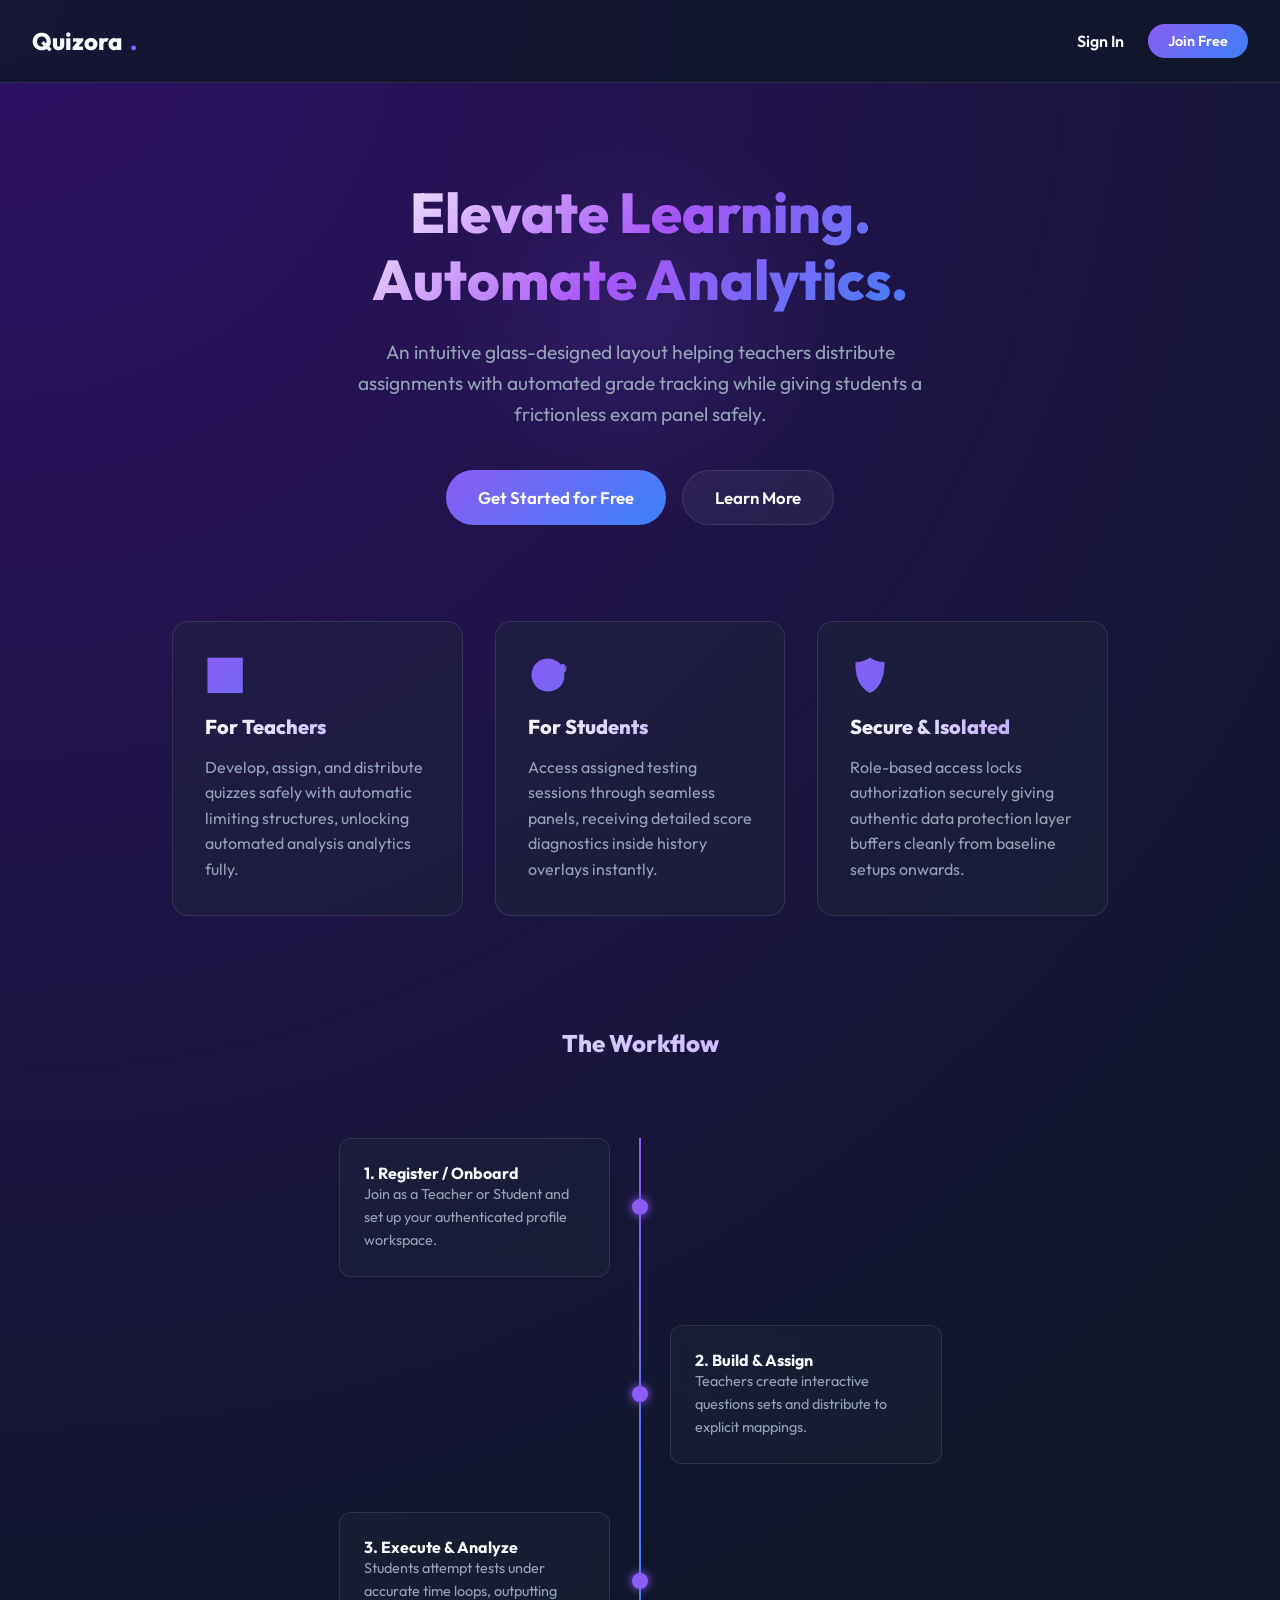
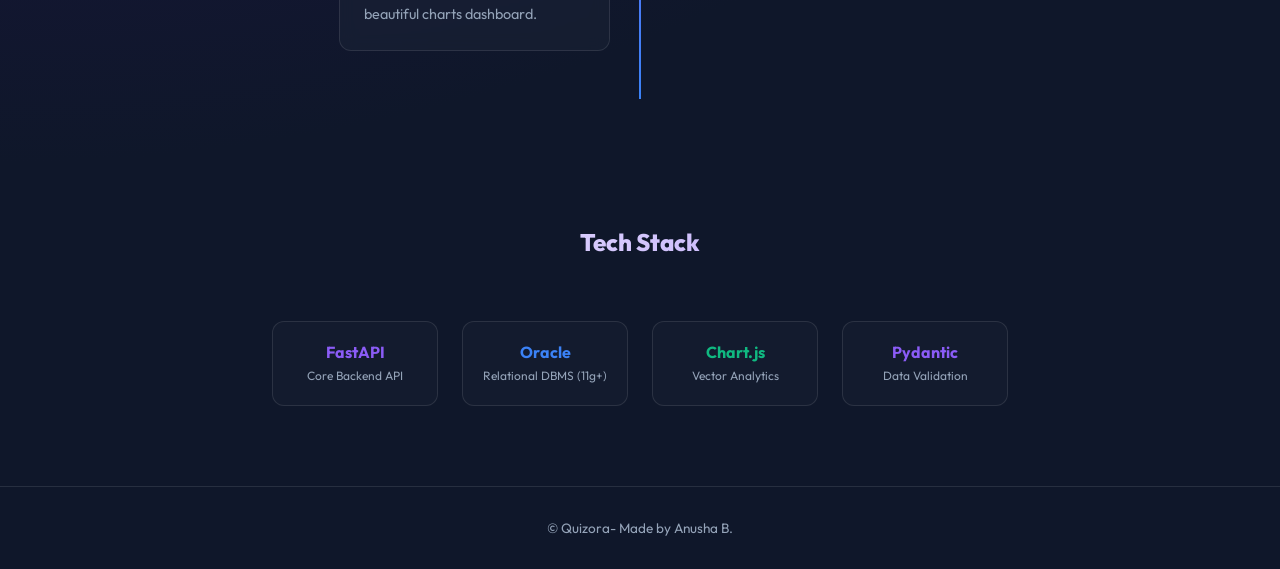
<file: frontend/index.html>
<!DOCTYPE html>
<html lang="en">

<head>
    <meta charset="UTF-8">
    <meta name="viewport" content="width=device-width, initial-scale=1.0">
    <title>Quizora - Premium Online Quiz Platform</title>
    <link rel="stylesheet" href="/static/css/style.css">
    <style>
        /* Special Landing Page Upgrades */
        .hero {
            text-align: center;
            max-width: 800px;
            margin: 6rem auto 3rem auto;
            padding: 0 1.5rem;
            position: relative;
            animation: fadeIn 0.8s ease-out;
        }

        .hero h1 {
            font-size: 3.5rem;
            line-height: 1.2;
            margin-bottom: 1.5rem;
            background: linear-gradient(135deg, #ffffff 0%, #a855f7 50%, #3b82f6 100%);
            -webkit-background-clip: text;
            -webkit-text-fill-color: transparent;
            font-weight: 800;
        }

        .hero p {
            font-size: 1.2rem;
            color: var(--text-muted);
            max-width: 600px;
            margin: 0 auto 2.5rem auto;
            line-height: 1.6;
        }

        .cta-group {
            display: flex;
            gap: 1rem;
            justify-content: center;
            flex-wrap: wrap;
        }

        .cta-group button {
            width: auto;
            padding: 1rem 2rem;
            font-size: 1.05rem;
            font-weight: 600;
            border-radius: 30px;
        }

        .floating-glowing-backdrop {
            position: absolute;
            width: 400px;
            height: 400px;
            background: radial-gradient(circle, rgba(139, 92, 246, 0.12) 0%, rgba(30, 41, 59, 0) 70%);
            top: 40%;
            left: 50%;
            transform: translate(-50%, -50%);
            z-index: -1;
            border-radius: 50%;
        }

        .features-grid-custom {
            display: grid;
            grid-template-columns: repeat(auto-fit, minmax(280px, 1fr));
            gap: 2rem;
            padding: 3rem 2rem;
            max-width: 1000px;
            margin: 0 auto;
        }

        .feature-card {
            background: rgba(30, 41, 59, 0.4);
            border: 1px solid var(--glass-border);
            border-radius: 16px;
            padding: 2rem;
            text-align: left;
            transition: all 0.3s ease;
            display: flex;
            flex-direction: column;
            gap: 0.75rem;
        }

        .feature-card:hover {
            transform: translateY(-8px);
            border-color: rgba(139, 92, 246, 0.3);
            background: rgba(30, 41, 59, 0.6);
            box-shadow: 0 15px 30px rgba(0, 0, 0, 0.5);
        }

        .feature-icon {
            font-size: 2rem;
            background: linear-gradient(135deg, var(--primary), var(--secondary));
            -webkit-background-clip: text;
            -webkit-text-fill-color: transparent;
            margin-bottom: 0.5rem;
        }

        .feature-card h3 {
            margin-bottom: 0.25rem;
            font-size: 1.25rem;
            color: white;
        }

        /* Timeline Styles */
        .timeline-container {
            max-width: 800px;
            margin: 4rem auto;
            padding: 0 2rem;
            position: relative;
        }

        .timeline-container::before {
            content: '';
            position: absolute;
            left: 50%;
            width: 2px;
            height: 100%;
            background: linear-gradient(180deg, var(--primary), var(--secondary));
            transform: translateX(-50%);
            z-index: 0;
        }

        .timeline-item {
            display: flex;
            justify-content: space-between;
            align-items: center;
            width: 100%;
            margin-bottom: 3rem;
            position: relative;
        }

        .timeline-item:nth-child(even) {
            flex-direction: row-reverse;
        }

        .timeline-content {
            width: 45%;
            background: rgba(30, 41, 59, 0.4);
            border: 1px solid var(--glass-border);
            padding: 1.5rem;
            border-radius: 12px;
            backdrop-filter: blur(8px);
        }

        .timeline-dot {
            width: 16px;
            height: 16px;
            background: var(--primary);
            border-radius: 50%;
            position: absolute;
            left: 50%;
            transform: translateX(-50%);
            box-shadow: 0 0 10px var(--primary);
            z-index: 1;
        }

        /* Tech Stack Styles */
        .tech-grid {
            display: grid;
            grid-template-columns: repeat(auto-fit, minmax(130px, 1fr));
            gap: 1.5rem;
            max-width: 800px;
            margin: 3rem auto 5rem;
            padding: 0 2rem;
        }

        .tech-item {
            background: rgba(255, 255, 255, 0.02);
            border: 1px solid var(--glass-border);
            border-radius: 12px;
            padding: 1.25rem;
            text-align: center;
            transition: transform 0.2s;
        }

        .tech-item:hover {
            transform: scale(1.05);
        }

        .tech-item img {
            width: 40px;
            height: 40px;
            margin-bottom: 0.5rem;
            object-fit: contain;
        }

        @keyframes fadeIn {
            from {
                opacity: 0;
                transform: translateY(20px);
            }

            to {
                opacity: 1;
                transform: translateY(0);
            }
        }
    </style>
</head>

<body>
    <nav>
        <div class="logo">Quizora<span>.</span></div>
        <div class="nav-links" style="align-items: center;">
            <a href="login">Sign In</a>
            <button onclick="window.location.href='register'"
                style="width: auto; padding: 0.5rem 1.25rem; font-size: 0.9rem; border-radius: 20px;">Join Free</button>
        </div>
    </nav>

    <div class="hero">
        <div class="floating-glowing-backdrop"></div>
        <h1>Elevate Learning. <br>Automate Analytics.</h1>
        <p>An intuitive glass-designed layout helping teachers distribute assignments with automated grade tracking
            while giving students a frictionless exam panel safely.</p>

        <div class="cta-group">
            <button onclick="window.location.href='register'">Get Started for Free</button>
            <button class="secondary"
                onclick="document.getElementById('features').scrollIntoView({behavior: 'smooth'})">Learn More</button>
        </div>
    </div>

    <div id="features" class="features-grid-custom">
        <div class="feature-card">
            <div class="feature-icon">📊</div>
            <h3>For Teachers</h3>
            <p>Develop, assign, and distribute quizzes safely with automatic limiting structures, unlocking automated
                analysis analytics fully.</p>
        </div>

        <div class="feature-card">
            <div class="feature-icon">🎯</div>
            <h3>For Students</h3>
            <p>Access assigned testing sessions through seamless panels, receiving detailed score diagnostics inside
                history overlays instantly.</p>
        </div>

        <div class="feature-card">
            <div class="feature-icon">🛡️</div>
            <h3>Secure & Isolated</h3>
            <p>Role-based access locks authorization securely giving authentic data protection layer buffers cleanly
                from baseline setups onwards.</p>
        </div>
    </div>

    <!-- Workflow Timeline -->
    <h2 style="text-align: center; margin-top: 4rem;">The Workflow</h2>
    <div class="timeline-container">
        <div class="timeline-item">
            <div class="timeline-dot"></div>
            <div class="timeline-content">
                <h4>1. Register / Onboard</h4>
                <p style="font-size:0.9rem;">Join as a Teacher or Student and set up your authenticated profile
                    workspace.</p>
            </div>
        </div>
        <div class="timeline-item">
            <div class="timeline-dot"></div>
            <div class="timeline-content">
                <h4>2. Build & Assign</h4>
                <p style="font-size:0.9rem;">Teachers create interactive questions sets and distribute to explicit
                    mappings.</p>
            </div>
        </div>
        <div class="timeline-item">
            <div class="timeline-dot"></div>
            <div class="timeline-content">
                <h4>3. Execute & Analyze</h4>
                <p style="font-size:0.9rem;">Students attempt tests under accurate time loops, outputting beautiful
                    charts dashboard.</p>
            </div>
        </div>
    </div>

    <!-- Tech Stack -->
    <h2 style="text-align: center; margin-top: 4rem;">Tech Stack</h2>
    <div class="tech-grid">
        <div class="tech-item">
            <h4 style="color:var(--primary);">FastAPI</h4>
            <p style="font-size:0.75rem; margin-top:0.25rem;">Core Backend API</p>
        </div>
        <div class="tech-item">
            <h4 style="color:var(--secondary);">Oracle</h4>
            <p style="font-size:0.75rem; margin-top:0.25rem;">Relational DBMS (11g+)</p>
        </div>
        <div class="tech-item">
            <h4 style="color:var(--accent);">Chart.js</h4>
            <p style="font-size:0.75rem; margin-top:0.25rem;">Vector Analytics</p>
        </div>
        <div class="tech-item">
            <h4 style="color:var(--primary);">Pydantic</h4>
            <p style="font-size:0.75rem; margin-top:0.25rem;">Data Validation</p>
        </div>
    </div>

    <footer
        style="margin-top: auto; text-align: center; padding: 2rem; border-top: 1px solid var(--glass-border); font-size: 0.85rem; color: var(--text-muted);">
        &copy; Quizora- Made by Anusha B.
    </footer>
</body>

</html>
</file>
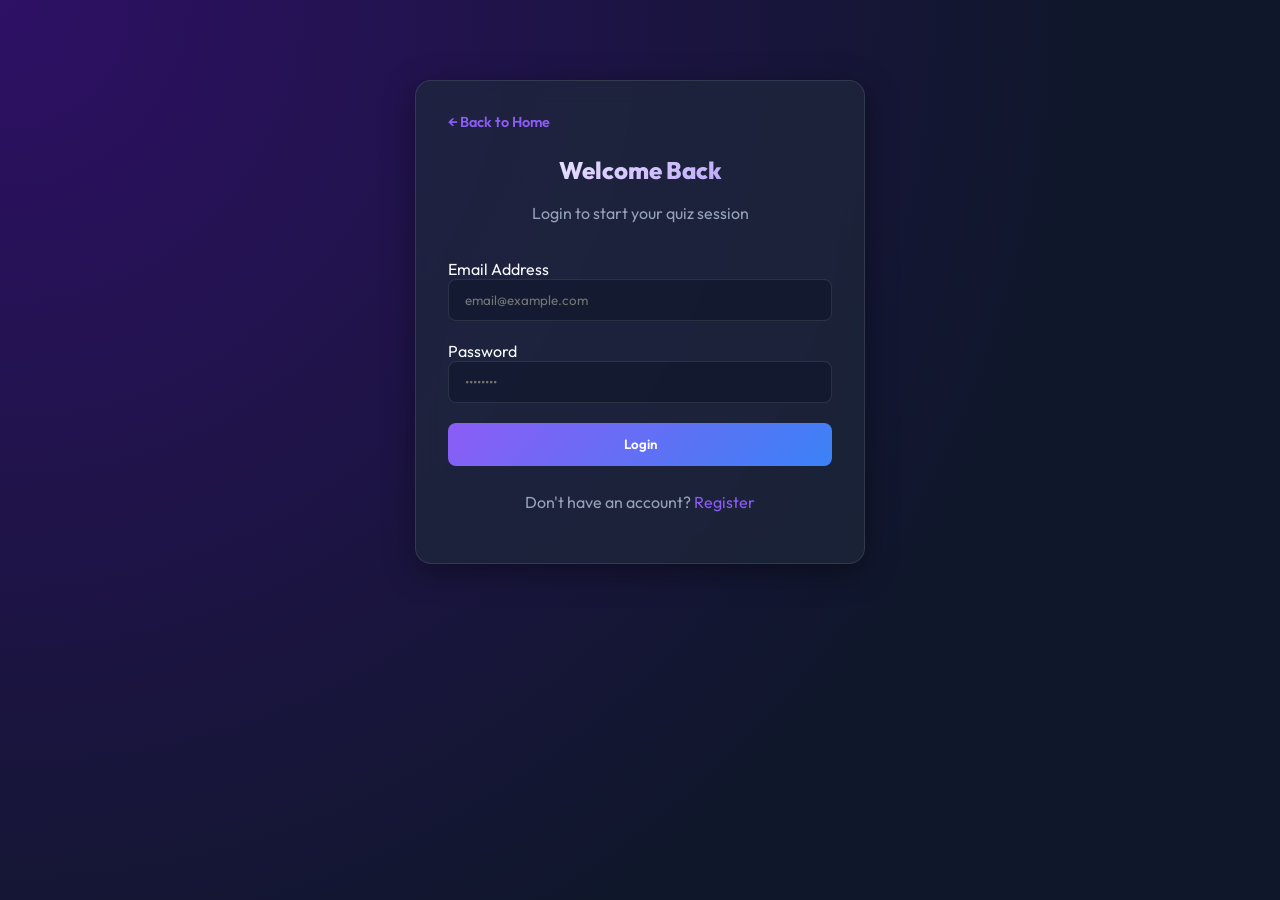
<file: frontend/dashboard.html>
<!DOCTYPE html>
<html lang="en">
<head>
    <meta charset="UTF-8">
    <meta name="viewport" content="width=device-width, initial-scale=1.0">
    <title>Dashboard - Quizora</title>
    <link rel="stylesheet" href="/static/css/style.css">
    <script src="/static/js/api.js"></script>
    <style>
        .nav-links a {
            cursor: pointer;
            padding: 0.5rem 0.25rem;
            transition: all 0.2s;
        }
        .nav-links a.active-tab {
            color: var(--primary) !important;
            border-bottom: 2px solid var(--primary);
        }
    </style>
</head>
<body>
    <nav>
        <div class="logo">Quizora<span>.</span></div>
        <div class="nav-links" id="dynLinks" style="display: flex; align-items: center; gap: 0.75rem;">
            <!-- Tabs load dynamically here -->
        </div>
    </nav>

    <div class="glass-container" style="max-width: 900px; margin: 3rem auto; width: 90%; padding: 2.5rem; position: relative; overflow:hidden;">
        <div class="gform-header"></div>
        
        <!-- STUDENT DASHBOARD -->
        <div id="studentView" style="display: none;">
            <!-- Profile/Stats Section -->
            <div id="tab-stats" class="tab-content">
                <h2>My Stats</h2>
                <div class="stat-grid" id="studentStats"></div>
            </div>
            
            <!-- Quizzes Section -->
            <div id="tab-quizzes" class="tab-content" style="display: none;">
                <h2>Available Quizzes</h2>
                <div id="quizList" style="display: flex; flex-direction: column; gap: 1rem;"></div>
            </div>

            <!-- History Section -->
            <div id="tab-history" class="tab-content" style="display: none;">
                <h2>My Attempt History</h2>
                <div class="glass-card" style="padding: 1rem; background: rgba(30,31,59,0.25); margin-top: 1rem;">
                    <table style="width: 100%; border-collapse: collapse; text-align: left;">
                        <thead>
                            <tr style="border-bottom: 1px solid var(--glass-border); color: var(--text-muted); font-size: 0.85rem;">
                                <th style="padding: 0.75rem;">Quiz</th>
                                <th>Score</th>
                                <th>Date</th>
                            </tr>
                        </thead>
                        <tbody id="historyBody"></tbody>
                    </table>
                </div>
            </div>
        </div>

        <!-- TEACHER DASHBOARD -->
        <div id="teacherView" style="display: none;">
            <div id="tab-manage" class="tab-content">
                <div style="display: flex; justify-content: space-between; align-items: center; margin-bottom: 2rem;">
                    <h2>Quizzes Created</h2>
                    <button onclick="window.location.href='create_quiz.html'" style="width: auto; padding: 0.5rem 1rem;">+ Create Quiz</button>
                </div>
                <div id="teacherQuizList" style="display: flex; flex-direction: column; gap: 1rem;"></div>
            </div>

            <!-- Analytics Tab Dashboard -->
            <div id="tab-analytics" class="tab-content" style="display: none;">
                <h2>Quiz Analytics</h2>
                <p style="color: var(--text-muted); font-size: 0.9rem; margin-bottom: 1.5rem;">Select a quiz below to view detailed breakdown stats and leaderboard responses inline.</p>
                
                <div id="analyticsQuizList" style="display: flex; flex-direction: column; gap: 1rem;">
                    <!-- Filter lists render here -->
                </div>

                <!-- Detailed statistics wrapper (Initially hidden) -->
                <div id="detailedStats" class="glass-card" style="display: none; margin-top: 1.5rem; padding: 1.5rem; background: rgba(30,31,59,0.25);">
                    <button onclick="backToQuizList()" class="secondary" style="width: auto; padding: 0.4rem 0.8rem; font-size: 0.8rem; margin-bottom: 1rem;">&larr; Back to List</button>
                    <h3 id="analyticsTitle" style="color: var(--primary);">Quiz Title</h3>
                    
                    <div class="stat-grid" id="analyticsSummary" style="margin-top: 1.25rem;"></div>

                    <h4 style="margin-top: 1.5rem; color: white;">Leaderboard</h4>
                    <div class="glass-card" style="background: rgba(15,23,42,0.4); padding: 0.75rem; border-radius: 8px; margin-top: 0.5rem; overflow-x: auto;">
                        <table style="width: 100%; border-collapse: collapse; text-align: left;">
                            <thead>
                                <tr style="border-bottom: 1px solid rgba(255,255,255,0.05); color: var(--text-muted); font-size: 0.8rem;">
                                    <th style="padding: 0.6rem;">Student Name</th>
                                    <th>Score</th>
                                    <th>Time Taken</th>
                                </tr>
                            </thead>
                            <tbody id="analyticsLeaderboard" style="font-size: 0.85rem; color: white;"></tbody>
                        </table>
                    </div>
                </div>
            </div>
        </div>
    </div>

    <!-- Student Profile Modal Overlay -->
    <div id="studentModal" style="display: none; position: fixed; top: 0; left: 0; width: 100%; height: 100%; background: rgba(0,0,0,0.7); z-index: 1000; justify-content: center; align-items: center; backdrop-filter: blur(4px);">
        <div class="glass-container" style="max-width: 500px; width: 90%; padding: 2rem; position: relative; max-height: 80vh; overflow-y: auto;">
            <span onclick="closeModal()" style="position: absolute; top: 1rem; right: 1.25rem; cursor: pointer; font-size: 1.5rem; color: var(--text-muted); transition: color 0.2s;">&times;</span>
            
            <h3 id="modalTitle" style="margin-bottom: 1rem; font-size: 1.35rem;">Student Profile</h3>
            
            <div class="stat-grid" id="modalStats" style="margin-bottom: 1.5rem;"></div>

            <h4>Past Quiz Activity</h4>
            <div style="max-height: 250px; overflow-y: auto; background: rgba(30, 41, 59, 0.4); border-radius: 8px; border: 1px solid var(--glass-border); margin-top: 0.5rem;">
                <table style="width: 100%; border-collapse: collapse; text-align: left;">
                    <thead>
                        <tr style="border-bottom: 1px solid rgba(255,255,255,0.05); color: var(--text-muted); font-size: 0.8rem;">
                            <th style="padding: 0.6rem;">Quiz</th>
                            <th>Score</th>
                            <th>Date</th>
                        </tr>
                    </thead>
                    <tbody id="modalHistoryBody" style="font-size: 0.85rem; color: white;"></tbody>
                </table>
            </div>
        </div>
    </div>

    <script>
        function switchTab(tabId) {
            // Hide all
            document.querySelectorAll('.tab-content').forEach(c => c.style.display = 'none');
            document.querySelectorAll('.nav-links a').forEach(a => a.classList.remove('active-tab'));
            
            // Show selected
            const content = document.getElementById(`tab-${tabId}`);
            const btn = document.getElementById(`tab-btn-${tabId}`);
            if (content) content.style.display = 'block';
            if (btn) btn.classList.add('active-tab');
        }

        document.addEventListener("DOMContentLoaded", async () => {
            const role = getRole();
            const links = document.getElementById("dynLinks");

            if (role === "STUDENT") {
                links.innerHTML = `
                    <a href="#" onclick="switchTab('stats')" id="tab-btn-stats" class="active-tab">My Stats</a>
                    <a href="#" onclick="switchTab('quizzes')" id="tab-btn-quizzes">Available Quizzes</a>
                    <a href="#" onclick="switchTab('history')" id="tab-btn-history">History</a>
                    <button onclick="logout()" style="width: auto; padding: 0.5rem 1rem; font-size: 0.85rem; border-radius: 20px;" class="secondary">Logout</button>
                `;
                document.getElementById("studentView").style.display = "block";
                loadStudentDashboard();
            } else if (role === "TEACHER") {
                links.innerHTML = `
                    <a href="#" onclick="switchTab('manage')" id="tab-btn-manage" class="active-tab">Manage Quizzes</a>
                    <a href="#" onclick="switchTab('analytics')" id="tab-btn-analytics">Analytics</a>
                    <button onclick="logout()" style="width: auto; padding: 0.5rem 1rem; font-size: 0.85rem; border-radius: 20px;" class="secondary">Logout</button>
                `;
                document.getElementById("teacherView").style.display = "block";
                loadTeacherDashboard();
            }
        });

        async function loadStudentDashboard() {
            try {
                // ...existing logic...
                const stats = await apiFetch("/analytics/student_stats");
                document.getElementById("studentStats").innerHTML = `
                    <div class="stat-item"><div class="stat-value">${stats.quizzes_taken}</div><div style="font-size:0.8rem;">Taken</div></div>
                    <div class="stat-item"><div class="stat-value">${stats.avg_score.toFixed(1)}</div><div style="font-size:0.8rem;">Avg</div></div>
                    <div class="stat-item"><div class="stat-value">${stats.total_score}</div><div style="font-size:0.8rem;">Total</div></div>
                `;

                const quizzes = await apiFetch("/quizzes/");
                const listDiv = document.getElementById("quizList");
                listDiv.innerHTML = quizzes.map(q => {
                    const maxSet = q.max_attempts > 0;
                    const maxedOut = maxSet && (q.attempted_count >= q.max_attempts);
                    
                    return `
                    <div class="glass-card" style="display: flex; justify-content: space-between; align-items: center; ${maxedOut ? 'opacity: 0.6;' : ''}">
                        <div>
                            <h3 style="margin-bottom:0.25rem;">${q.title}</h3>
                            <p style="font-size:0.85rem; margin-bottom:0.5rem;">${q.description || "No description"}</p>
                            <div style="font-size: 0.75rem; color: var(--text-muted); margin-bottom:0.5rem;">By: ${q.created_by_name || "Unknown"}</div>
                            <span class="badge medium">${q.time_limit} mins</span>
                            <span class="badge ${maxedOut ? 'hard' : 'easy'}">${maxSet ? `Attempt ${q.attempted_count}/${q.max_attempts}` : 'Unlimited attempts'}</span>
                        </div>
                        ${maxedOut 
                            ? `<button disabled style="width: auto; background: var(--glass-border); color: var(--text-muted); cursor: not-allowed;">Maxed Out</button>`
                            : `<button onclick="startQuiz(${q.quiz_id})" style="width: auto;">Attempt</button>`
                        }
                    </div>
                `}).join("");


                const history = await apiFetch("/analytics/my_attempts");
                const histBody = document.getElementById("historyBody");
                histBody.innerHTML = history.map(h => `
                    <tr style="border-bottom: 1px solid rgba(255,255,255,0.05);">
                        <td style="padding: 0.75rem; color: white; font-weight:600;">${h.quiz_title}</td>
                        <td>${h.score}</td>
                        <td style="font-size:0.8rem; color:var(--text-muted);">${new Date(h.date).toLocaleDateString()}</td>
                    </tr>
                `).join("");
            } catch (err) { alert(err.message); }
        }

        async function loadTeacherDashboard() {
            try {
                const quizzes = await apiFetch("/quizzes/");
                
                // 1. Populate Manage Quizzes Tab
                const listDiv = document.getElementById("teacherQuizList");
                listDiv.innerHTML = quizzes.map(q => `
                    <div class="glass-card" style="display: flex; justify-content: space-between; align-items: center;">
                        <div>
                            <h3>${q.title}</h3>
                            <p>${q.description || "No description"}</p>
                            <span class="badge medium">${q.time_limit} mins</span>
                        </div>
                        <div style="display: flex; gap: 0.5rem;">
                            <button onclick="viewQuiz(${q.quiz_id})" style="width: auto;">View</button>
                        </div>
                    </div>
                `).join("");

                // 2. Populate Analytics Quiz List Tab
                const analyticsDiv = document.getElementById("analyticsQuizList");
                analyticsDiv.innerHTML = quizzes.map(q => `
                    <div class="glass-card" style="display: flex; justify-content: space-between; align-items: center; cursor: pointer; transition: transform 0.2s;" onclick="showQuizAnalytics(${q.quiz_id}, '${q.title}')">
                        <div>
                            <h3>${q.title}</h3>
                            <p style="font-size: 0.85rem; color: var(--text-muted);">${q.description || "No description"}</p>
                        </div>
                        <div style="color: var(--primary); font-weight: 600;">View Stats &rarr;</div>
                    </div>
                `).join("");

            } catch (err) { alert(err.message); }
        }

        async function showQuizAnalytics(id, title) {
            try {
                document.getElementById("analyticsQuizList").style.display = "none";
                document.getElementById("detailedStats").style.display = "block";
                document.getElementById("analyticsTitle").innerText = title;
                
                const summary = await apiFetch(`/analytics/summary/${id}`);
                document.getElementById("analyticsSummary").innerHTML = `
                    <div class="stat-item"><div class="stat-value">${summary.total_attempts}</div><div>Attempts</div></div>
                    <div class="stat-item"><div class="stat-value">${summary.avg_score.toFixed(1)}</div><div>Avg Score</div></div>
                    <div class="stat-item"><div class="stat-value">${summary.max_score}</div><div>High Score</div></div>
                `;
                
                const lb = await apiFetch(`/analytics/leaderboard/${id}`);
                document.getElementById("analyticsLeaderboard").innerHTML = lb.map(s => `
                    <tr style="border-bottom: 1px solid rgba(255,255,255,0.05);">
                        <td style="padding: 0.6rem;">
                            <a href="#" onclick="viewStudentProfile(${s.student_id}, '${s.name}')" style="color:var(--primary); text-decoration:none; font-weight:600;">${s.name}</a>
                        </td>
                        <td>${s.score}</td>
                        <td>${s.time_taken}s</td>
                    </tr>
                `).join("");
            } catch (err) { alert(err.message); }
        }

        function backToQuizList() {
            document.getElementById("analyticsQuizList").style.display = "flex";
            document.getElementById("detailedStats").style.display = "none";
        }

        function startQuiz(id) { window.location.href = `quiz.html?id=${id}`; }
        function viewQuiz(id) { window.location.href = `quiz.html?id=${id}&view=true`; }

        async function viewStudentProfile(id, name) {
            try {
                const profile = await apiFetch(`/analytics/student_profile/${id}`);
                const modal = document.getElementById("studentModal");
                document.getElementById("modalTitle").innerText = `${name}'s Profile`;
                
                // Set Stats
                const stats = profile.stats;
                document.getElementById("modalStats").innerHTML = `
                    <div class="stat-item"><div class="stat-value">${stats.quizzes_taken}</div><div>Taken</div></div>
                    <div class="stat-item"><div class="stat-value">${stats.avg_score.toFixed(1)}</div><div>Avg</div></div>
                    <div class="stat-item"><div class="stat-value">${stats.total_score}</div><div>Total</div></div>
                `;

                // Set History
                const history = profile.history;
                const modalBody = document.getElementById("modalHistoryBody");
                modalBody.innerHTML = history.map(h => `
                    <tr style="border-bottom: 1px solid rgba(255,255,255,0.05);">
                        <td style="padding: 0.5rem; font-size:0.9rem;">${h.quiz_title}</td>
                        <td>${h.score}</td>
                        <td style="font-size:0.8rem; color:var(--text-muted);">${new Date(h.date).toLocaleDateString()}</td>
                    </tr>
                `).join("");

                modal.style.display = "flex";
            } catch (err) { alert(err.message); }
        }

        function closeModal() {
            document.getElementById("studentModal").style.display = "none";
        }
    </script>
</body>
</html>
</file>
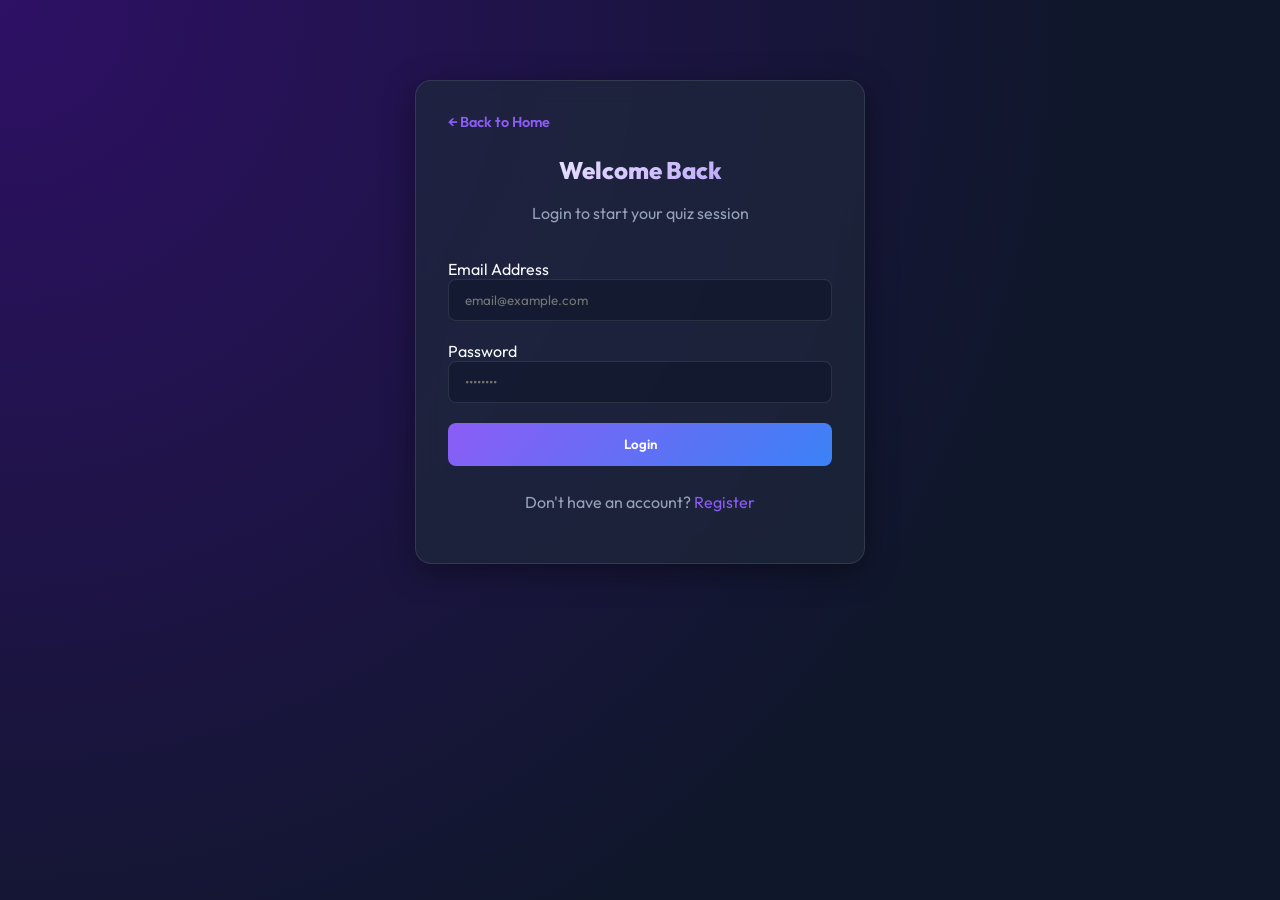
<file: frontend/login.html>
<!DOCTYPE html>
<html lang="en">
<head>
    <meta charset="UTF-8">
    <meta name="viewport" content="width=device-width, initial-scale=1.0">
    <title>Login - Quizora</title>
    <link rel="stylesheet" href="/static/css/style.css">
    <script src="/static/js/api.js"></script>
</head>
<body>
    <div class="glass-container" style="margin-top: 5rem;">
        <div style="margin-bottom: 1.5rem; text-align: left;">
            <a href="/" style="text-decoration: none; color: var(--primary); font-weight: 600; font-size: 0.9rem; display: flex; align-items: center; gap: 0.25rem;">&larr; Back to Home</a>
        </div>
        <h2 style="text-align: center;">Welcome Back</h2>
        <p style="text-align: center; margin-bottom: 2rem;">Login to start your quiz session</p>
        
        <form id="loginForm">
            <label>Email Address</label>
            <input type="email" id="email" placeholder="email@example.com" required>
            
            <label>Password</label>
            <input type="password" id="password" placeholder="••••••••" required>
            
            <button type="submit" id="submitBtn">Login</button>
        </form>
        
        <p style="text-align: center; margin-top: 1.5rem;">
            Don't have an account? <a href="register.html" style="color: var(--primary); text-decoration: none;">Register</a>
        </p>
        <p id="errorMsg" style="color: #ef4444; font-size: 0.85rem; text-align: center; margin-top: 1rem;"></p>
    </div>

    <script>
        document.getElementById("loginForm").addEventListener("submit", async (e) => {
            e.preventDefault();
            const email = document.getElementById("email").value;
            const password = document.getElementById("password").value;
            const btn = document.getElementById("submitBtn");
            const errorMsg = document.getElementById("errorMsg");

            btn.innerText = "Logging in...";
            errorMsg.innerText = "";

            try {
                const response = await fetch("/api/auth/login", {
                    method: "POST",
                    headers: { "Content-Type": "application/json" },
                    body: JSON.stringify({ email, password })
                });

                if (!response.ok) {
                    const error = await response.json();
                    throw new Error(error.detail || "Login failed");
                }

                const data = await response.json();
                setToken(data.access_token, data.role, data.user_id);
                
                // Redirect based on role
                window.location.href = "dashboard.html";
            } catch (err) {
                errorMsg.innerText = err.message;
                btn.innerText = "Login";
            }
        });
    </script>
</body>
</html>
</file>
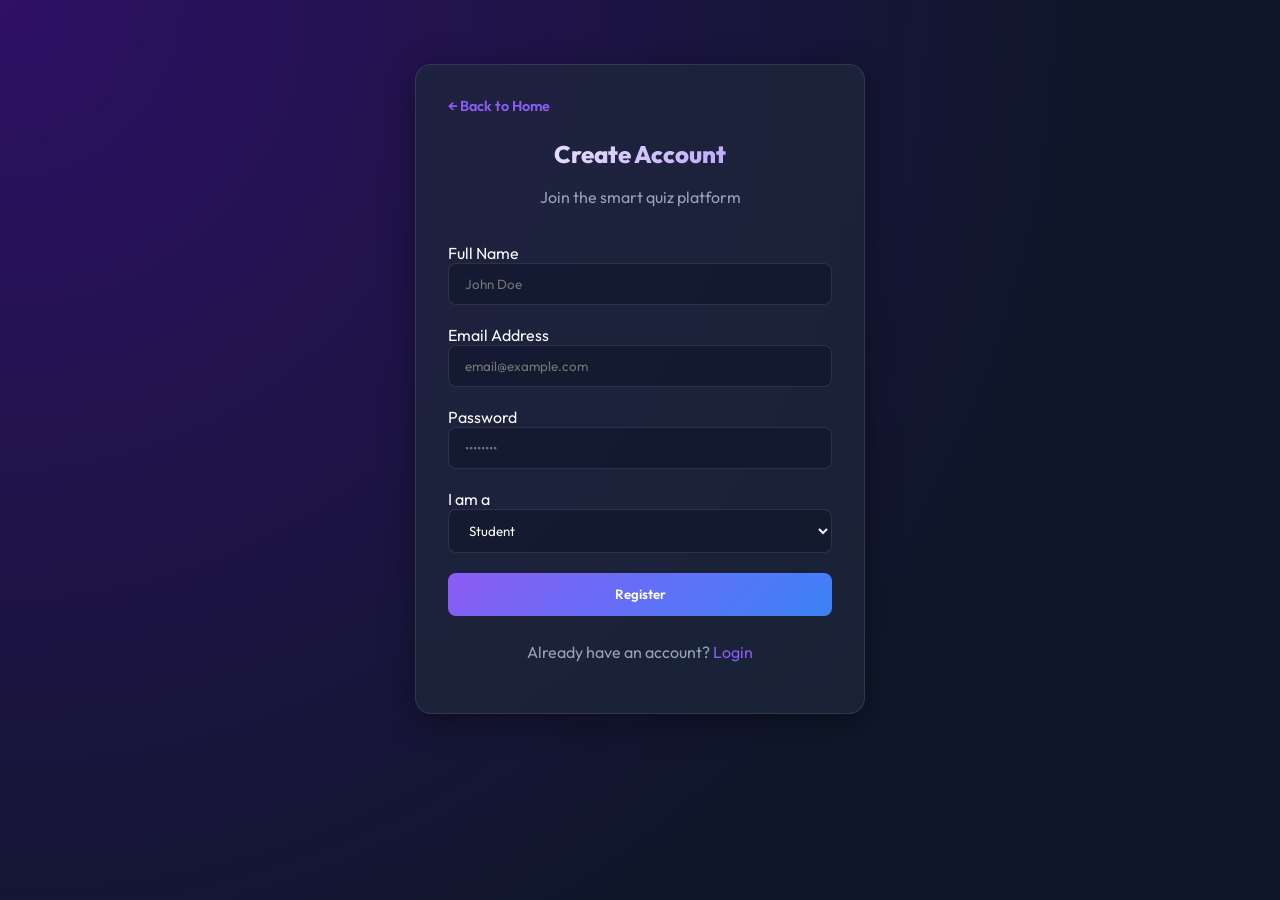
<file: frontend/register.html>
<!DOCTYPE html>
<html lang="en">
<head>
    <meta charset="UTF-8">
    <meta name="viewport" content="width=device-width, initial-scale=1.0">
    <title>Register - Quizora</title>
    <link rel="stylesheet" href="/static/css/style.css">
    <script src="/static/js/api.js"></script>
</head>
<body>
    <div class="glass-container" style="margin-top: 4rem;">
        <div style="margin-bottom: 1.5rem; text-align: left;">
            <a href="/" style="text-decoration: none; color: var(--primary); font-weight: 600; font-size: 0.9rem; display: flex; align-items: center; gap: 0.25rem;">&larr; Back to Home</a>
        </div>
        <h2 style="text-align: center;">Create Account</h2>
        <p style="text-align: center; margin-bottom: 2rem;">Join the smart quiz platform</p>
        
        <form id="registerForm">
            <label>Full Name</label>
            <input type="text" id="name" placeholder="John Doe" required>

            <label>Email Address</label>
            <input type="email" id="email" placeholder="email@example.com" required>
            
            <label>Password</label>
            <input type="password" id="password" placeholder="••••••••" minlength="4" required>

            <label>I am a</label>
            <select id="role" required>
                <option value="STUDENT">Student</option>
                <option value="TEACHER">Teacher</option>
            </select>
            
            <button type="submit" id="submitBtn">Register</button>
        </form>
        
        <p style="text-align: center; margin-top: 1.5rem;">
            Already have an account? <a href="login.html" style="color: var(--primary); text-decoration: none;">Login</a>
        </p>
        <p id="errorMsg" style="color: #ef4444; font-size: 0.85rem; text-align: center; margin-top: 1rem;"></p>
    </div>

    <script>
        document.getElementById("registerForm").addEventListener("submit", async (e) => {
            e.preventDefault();
            const name = document.getElementById("name").value;
            const email = document.getElementById("email").value;
            const password = document.getElementById("password").value;
            const role = document.getElementById("role").value;
            const btn = document.getElementById("submitBtn");
            const errorMsg = document.getElementById("errorMsg");

            btn.innerText = "Registering...";
            errorMsg.innerText = "";

            try {
                const response = await fetch("/api/auth/register", {
                    method: "POST",
                    headers: { "Content-Type": "application/json" },
                    body: JSON.stringify({ name, email, password, role })
                });

                if (!response.ok) {
                    const error = await response.json();
                    throw new Error(error.detail || "Registration failed");
                }

                alert("Registration successful! Please login.");
                window.location.href = "login.html";
            } catch (err) {
                errorMsg.innerText = err.message;
                btn.innerText = "Register";
            }
        });
    </script>
</body>
</html>
</file>
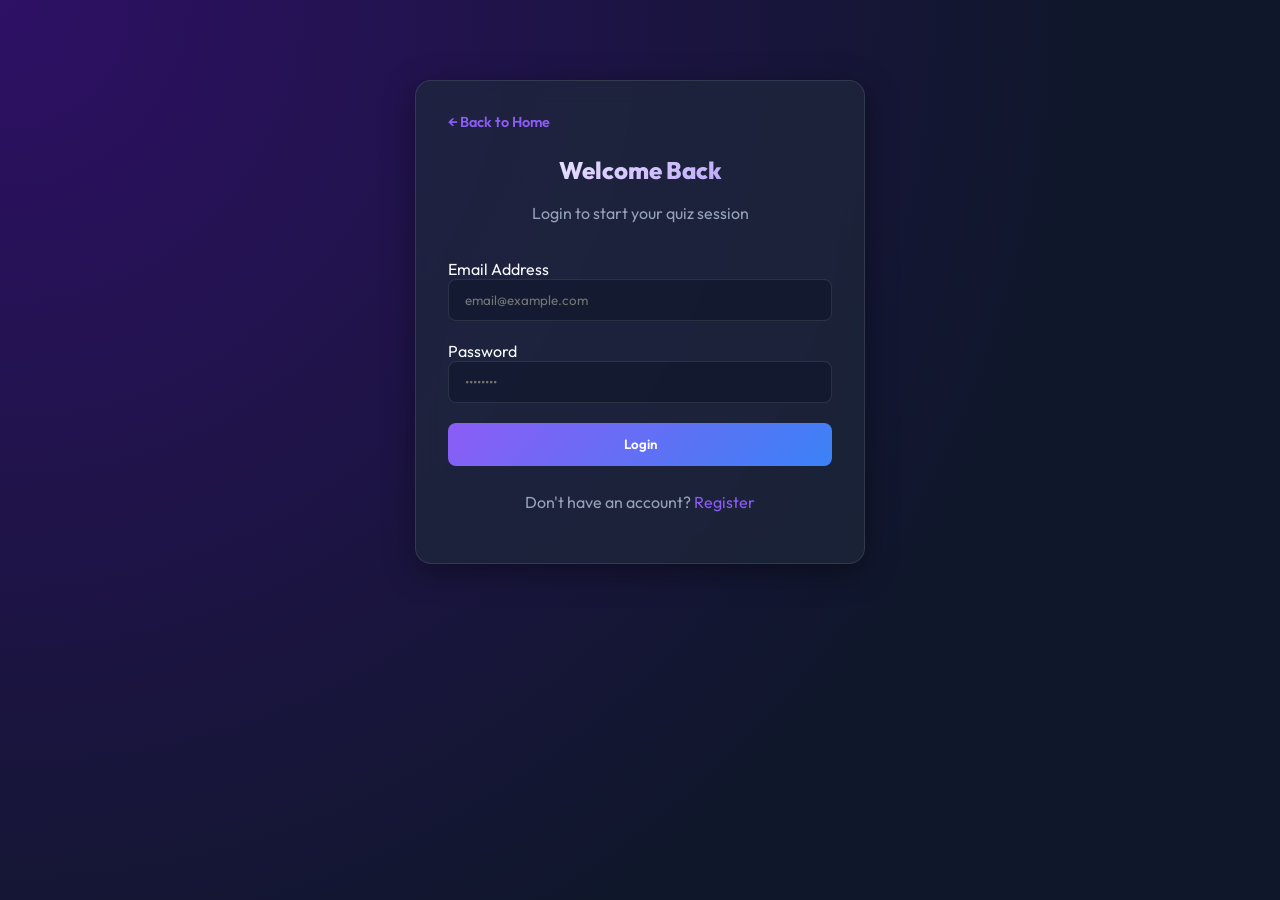
<file: frontend/results.html>
<!DOCTYPE html>
<html lang="en">
<head>
    <meta charset="UTF-8">
    <meta name="viewport" content="width=device-width, initial-scale=1.0">
    <title>Quiz Results - Quizora</title>
    <link rel="stylesheet" href="/static/css/style.css">
    <script src="/static/js/api.js"></script>
</head>
<body>
    <nav>
        <div class="logo">Quizora<span>.</span></div>
        <div class="nav-links">
            <a href="dashboard.html">Dashboard</a>
        </div>
    </nav>

    <div class="glass-container" style="max-width: 600px; margin-top: 5rem; text-align: center;">
        <h2>Quiz Completed!</h2>
        <p style="margin-bottom: 2rem;">Here is your performance summary.</p>
        
        <div class="stat-grid" style="grid-template-columns: repeat(2, 1fr); margin-bottom: 2rem;">
            <div class="stat-item">
                <div class="stat-value" id="score">0</div>
                <div>Questions Correct</div>
            </div>
            <div class="stat-item">
                <div class="stat-value" id="time">0s</div>
                <div>Time Taken</div>
            </div>
        </div>

        <h3>Question Breakdown</h3>
        <div id="breakdown" style="text-align: left; margin-top: 1rem; max-height: 300px; overflow-y: auto; padding-right: 0.5rem;">
            <!-- Breakdown list -->
        </div>

        <button onclick="window.location.href='dashboard.html'" style="margin-top: 2rem;">Back to Dashboard</button>
    </div>

    <script>
        const urlParams = new URLSearchParams(window.location.search);
        const attemptId = urlParams.get('attempt_id');

        document.addEventListener("DOMContentLoaded", async () => {
            if (!attemptId) { window.location.href = "dashboard.html"; return; }
            await loadResults();
        });

        async function loadResults() {
            try {
                const data = await apiFetch(`/quizzes/attempts/${attemptId}`);
                document.getElementById("score").innerText = data.score;
                document.getElementById("time").innerText = `${data.time_taken}s`;

                const breakdown = document.getElementById("breakdown");
                breakdown.innerHTML = data.answers.map(ans => `
                    <div style="background: rgba(255,255,255,0.02); padding: 0.75rem; border-radius: 8px; margin-bottom: 0.5rem; border-left: 4px solid ${ans.is_correct ? 'var(--accent)' : '#ef4444'};">
                        <p style="color:white; font-size:0.9rem;">${ans.question_text}</p>
                        <p style="font-size:0.8rem;">Selected Option: ${ans.selected_option}</p>
                    </div>
                `).join("");

            } catch (err) { alert(err.message); }
        }
    </script>
</body>
</html>
</file>
<file: static/css/style.css>
@import url('https://fonts.googleapis.com/css2?family=Outfit:wght@300;400;600;800&display=swap');

:root {
    --bg-color: #0f172a;
    --glass-bg: rgba(30, 41, 59, 0.7);
    --glass-border: rgba(255, 255, 255, 0.1);
    --primary: #8b5cf6;
    --primary-hover: #7c3aed;
    --secondary: #3b82f6;
    --accent: #10b981;
    --text-main: #f8fafc;
    --text-muted: #94a3b8;
    --card-shadow: 0 8px 32px 0 rgba(0, 0, 0, 0.37);
}

* {
    margin: 0;
    padding: 0;
    box-sizing: border-box;
    font-family: 'Outfit', sans-serif;
}

body {
    background: radial-gradient(circle at top left, #2e1065, #0f172a 70%);
    color: var(--text-main);
    min-height: 100vh;
    display: flex;
    flex-direction: column;
}

/* Glassmorphism Classes */
.glass-container {
    background: var(--glass-bg);
    backdrop-filter: blur(12px);
    -webkit-backdrop-filter: blur(12px);
    border: 1px solid var(--glass-border);
    border-radius: 16px;
    box-shadow: var(--card-shadow);
    padding: 2rem;
    max-width: 450px;
    width: 90%;
    margin: auto;
}

.glass-card {
    background: rgba(30, 41, 59, 0.4);
    backdrop-filter: blur(8px);
    border: 1px solid var(--glass-border);
    border-radius: 12px;
    padding: 1.5rem;
    transition: transform 0.2s, box-shadow 0.2s;
}

.glass-card:hover {
    transform: translateY(-4px);
    box-shadow: 0 12px 24px rgba(0,0,0,0.4);
    border-color: rgba(139, 92, 246, 0.3);
}

/* Typography & Headers */
h1, h2, h3 {
    background: linear-gradient(135deg, #fff 0%, #a78bfa 100%);
    -webkit-background-clip: text;
    -webkit-text-fill-color: transparent;
    margin-bottom: 1rem;
    font-weight: 800;
}

p { color: var(--text-muted); line-height: 1.6; }

/* Navigation */
nav {
    padding: 1.5rem 2rem;
    display: flex;
    justify-content: space-between;
    align-items: center;
    border-bottom: 1px solid var(--glass-border);
    background: rgba(15, 23, 42, 0.8);
    position: sticky;
    top: 0;
    z-index: 100;
}

.logo {
    font-size: 1.5rem;
    font-weight: 800;
    display: flex;
    align-items: center;
    gap: 0.5rem;
}

.logo span { color: var(--primary); }

.nav-links {
    display: flex;
    gap: 1.5rem;
}

.nav-links a {
    color: var(--text-main);
    text-decoration: none;
    font-weight: 600;
    transition: color 0.2s;
}

.nav-links a:hover { color: var(--primary); }

/* Buttons & Inputs */
input, select {
    width: 100%;
    background: rgba(15, 23, 42, 0.6);
    border: 1px solid var(--glass-border);
    border-radius: 8px;
    padding: 0.75rem 1rem;
    color: var(--text-main);
    margin-bottom: 1.25rem;
    outline: none;
    transition: border-color 0.2s;
}

input:focus, select:focus {
    border-color: var(--primary);
}

button {
    width: 100%;
    padding: 0.85rem;
    border-radius: 8px;
    border: none;
    background: linear-gradient(135deg, var(--primary), var(--secondary));
    color: white;
    font-weight: 600;
    cursor: pointer;
    transition: all 0.2s;
}

button:hover {
    transform: scale(1.02);
    box-shadow: 0 4px 12px rgba(139, 92, 246, 0.4);
}

button.secondary {
    background: rgba(255,255,255,0.05);
    border: 1px solid var(--glass-border);
}

button.secondary:hover {
    background: rgba(255,255,255,0.1);
}

/* Dashboard Styles */
.dashboard-grid {
    display: grid;
    grid-template-columns: repeat(auto-fit, minmax(300px, 1fr));
    gap: 1.5rem;
    padding: 2rem;
    max-width: 1200px;
    width: 100%;
    margin: 0 auto;
}

.stat-grid {
    display: grid;
    grid-template-columns: repeat(3, 1fr);
    gap: 1rem;
    margin-bottom: 2rem;
}

.stat-item {
    text-align: center;
    background: rgba(255,255,255,0.02);
    padding: 1rem;
    border-radius: 12px;
}

.stat-value {
    font-size: 1.5rem;
    font-weight: 800;
    color: var(--primary);
}

/* Custom Premium Radio Options */
.options-grid {
    display: flex;
    flex-direction: column;
    gap: 0.75rem;
    margin-top: 1.25rem;
}

.option-btn {
    background: rgba(255, 255, 255, 0.02);
    border: 1px solid var(--glass-border);
    border-radius: 12px;
    padding: 1.15rem 1.5rem;
    cursor: pointer;
    display: flex;
    align-items: center;
    gap: 1rem;
    transition: all 0.25s cubic-bezier(0.4, 0, 0.2, 1);
    position: relative;
    user-select: none;
}

/* Hide Native Radio */
.option-btn input[type="radio"] {
    position: absolute;
    opacity: 0;
    width: 0;
    height: 0;
}

/* Custom Radio Circle */
.option-btn::before {
    content: '';
    width: 20px;
    height: 20px;
    border: 2px solid var(--text-muted);
    border-radius: 50%;
    display: inline-block;
    flex-shrink: 0;
    transition: all 0.2s ease;
}

.option-btn:hover {
    background: rgba(255, 255, 255, 0.05);
    border-color: rgba(139, 92, 246, 0.4);
    transform: translateX(4px);
}

/* Selected state via :has() */
.option-btn:has(input[type="radio"]:checked) {
    background: rgba(139, 92, 246, 0.1);
    border-color: var(--primary);
    box-shadow: 0 0 15px rgba(139, 92, 246, 0.15);
}

.option-btn:has(input[type="radio"]:checked)::before {
    border-color: var(--primary);
    background: var(--primary);
    box-shadow: inset 0 0 0 4px #1e1b4b; /* dark hollow look */
}

/* Google Forms styling card header */
.gform-header {
    height: 10px;
    background: linear-gradient(90deg, var(--primary), var(--secondary));
    border-radius: 16px 16px 0 0;
    position: absolute;
    top: 0;
    left: 0;
    right: 0;
}

/* Status Badges */
.badge {
    padding: 0.25rem 0.75rem;
    border-radius: 999px;
    font-size: 0.75rem;
    font-weight: 600;
}

.badge.easy { background: rgba(16, 185, 129, 0.2); color: #10b981; }
.badge.medium { background: rgba(245, 158, 11, 0.2); color: #f5980b; }
.badge.hard { background: rgba(239, 68, 68, 0.2); color: #ef4444; }
</file>
